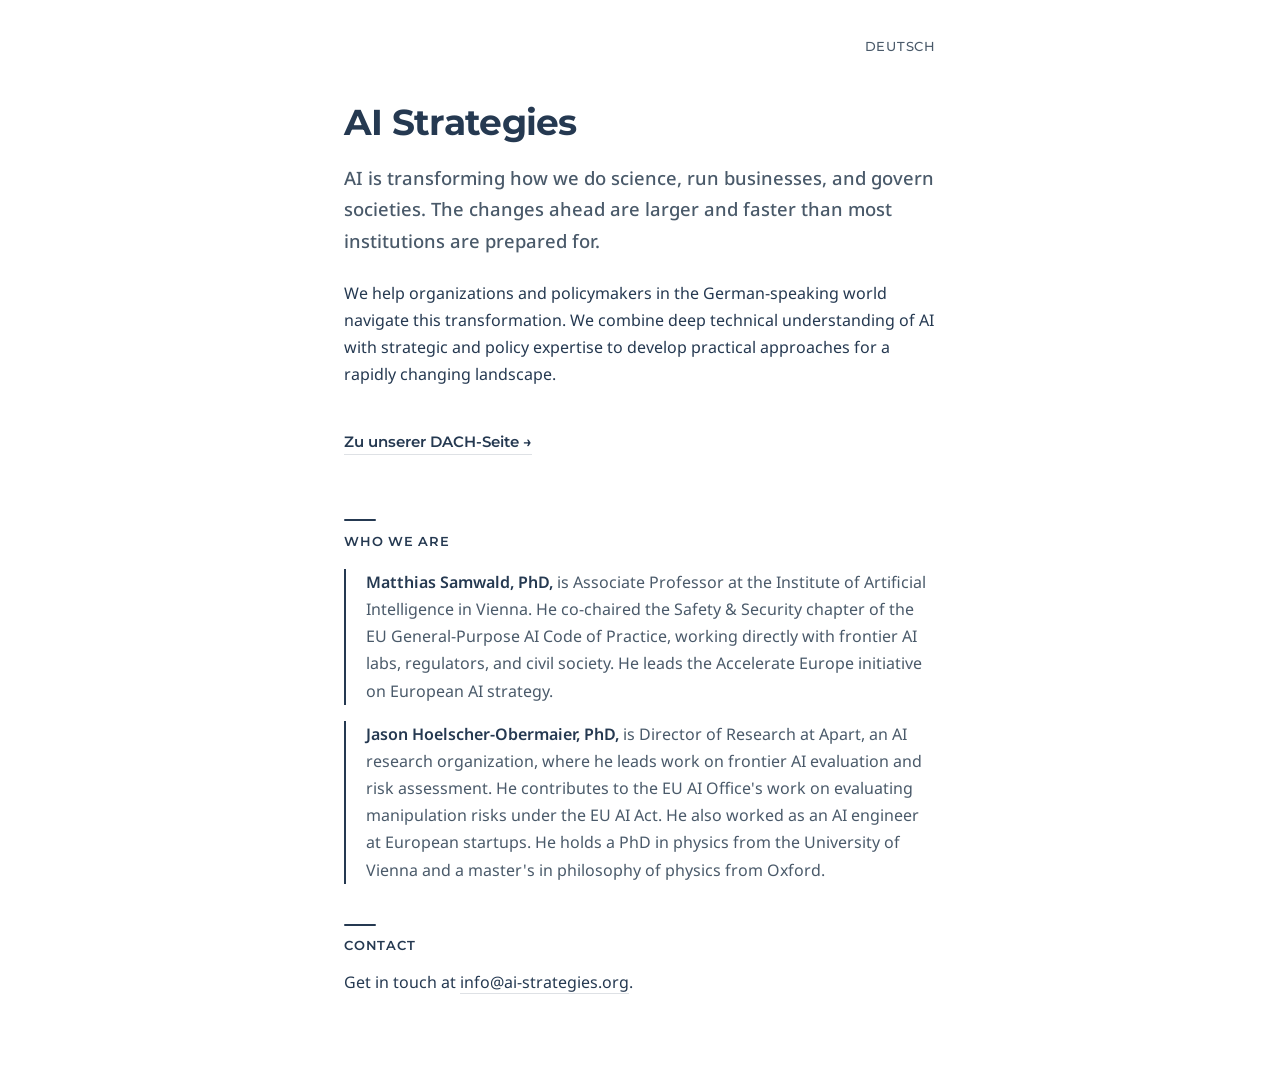
<file: index.html>
<!DOCTYPE html>
<html lang="en">
<head>
  <meta charset="UTF-8">
  <meta name="viewport" content="width=device-width, initial-scale=1.0">
  <title>AI Strategies</title>
  <meta name="description" content="We help organizations and policymakers in the German-speaking world navigate the AI transformation.">
  <link rel="icon" type="image/png" href="favicon/favicon-96x96.png" sizes="96x96">
  <link rel="icon" type="image/svg+xml" href="favicon/favicon.svg">
  <link rel="shortcut icon" href="favicon/favicon.ico">
  <link rel="apple-touch-icon" sizes="180x180" href="favicon/apple-touch-icon.png">
  <link rel="manifest" href="favicon/site.webmanifest">
  <link rel="canonical" href="https://ai-strategies.org/">

  <!-- Open Graph -->
  <meta property="og:title" content="AI Strategies">
  <meta property="og:description" content="We help organizations and policymakers in the German-speaking world navigate the AI transformation.">
  <meta property="og:type" content="website">
  <meta property="og:url" content="https://ai-strategies.org/">
  <meta property="og:locale" content="en_US">
  <meta property="og:site_name" content="AI Strategies">
  <!-- <meta property="og:image" content="https://ai-strategies.org/og-image.png"> -->
  <!-- <meta property="og:image:width" content="1200"> -->
  <!-- <meta property="og:image:height" content="630"> -->
  <!-- <meta property="og:image:alt" content="AI Strategies"> -->

  <!-- Twitter Card -->
  <meta name="twitter:card" content="summary">
  <meta name="twitter:title" content="AI Strategies">
  <meta name="twitter:description" content="We help organizations and policymakers in the German-speaking world navigate the AI transformation.">
  <!-- <meta name="twitter:image" content="https://ai-strategies.org/og-image.png"> -->

  <link rel="preconnect" href="https://fonts.googleapis.com">
  <link rel="preconnect" href="https://fonts.gstatic.com" crossorigin>
  <link href="https://fonts.googleapis.com/css2?family=Montserrat:wght@500;700&family=Noto+Sans:wght@400;600&display=swap" rel="stylesheet">
  <link rel="stylesheet" href="styles.css">
</head>
<body>
  <main>
    <div class="lang-switch"><a href="dach.html">Deutsch</a></div>

    <h1>AI Strategies</h1>
    <p class="lead">AI is transforming how we do science, run businesses, and govern societies. The changes ahead are larger and faster than most institutions are prepared for.</p>
    <p>We help organizations and policymakers in the German-speaking world navigate this transformation. We combine deep technical understanding of AI with strategic and policy expertise to develop practical approaches for a rapidly changing landscape.</p>

    <a href="dach.html" class="cta">Zu unserer DACH-Seite &rarr;</a>

    <h2>Who we are</h2>
    <div class="bios">
      <div class="bio">
        <p><strong>Matthias Samwald, PhD,</strong> is Associate Professor at the Institute of Artificial Intelligence in Vienna. He co-chaired the Safety &amp; Security chapter of the EU General-Purpose AI Code of Practice, working directly with frontier AI labs, regulators, and civil society. He leads the Accelerate Europe initiative on European AI strategy.</p>
      </div>
      <div class="bio">
        <p><strong>Jason Hoelscher-Obermaier, PhD,</strong> is Director of Research at Apart, an AI research organization, where he leads work on frontier AI evaluation and risk assessment. He contributes to the EU AI Office's work on evaluating manipulation risks under the EU AI Act. He also worked as an AI engineer at European startups. He holds a PhD in physics from the University of Vienna and a master's in philosophy of physics from Oxford.</p>
      </div>
    </div>

    <h2>Contact</h2>
    <p>Get in touch at <a href="mailto:info@ai-strategies.org">info@ai-strategies.org</a>.</p>
  </main>
</body>
</html>
</file>
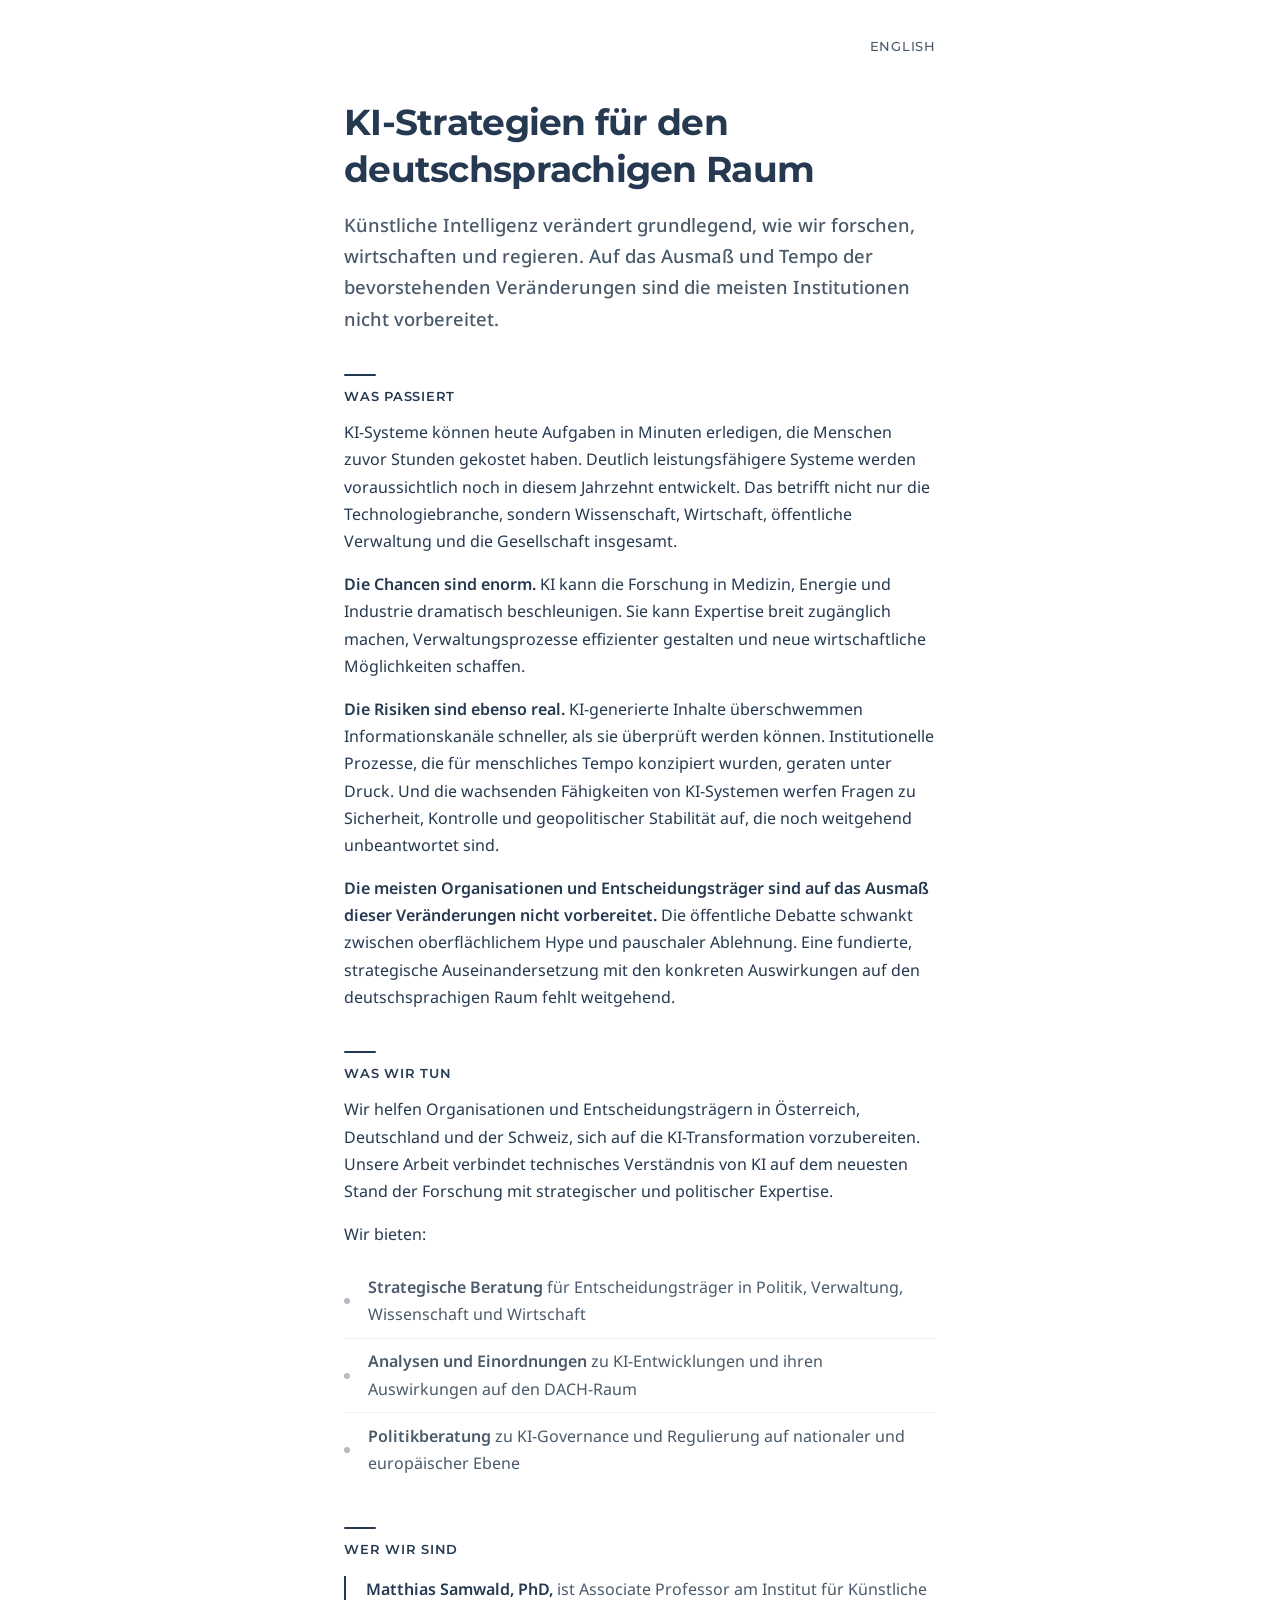
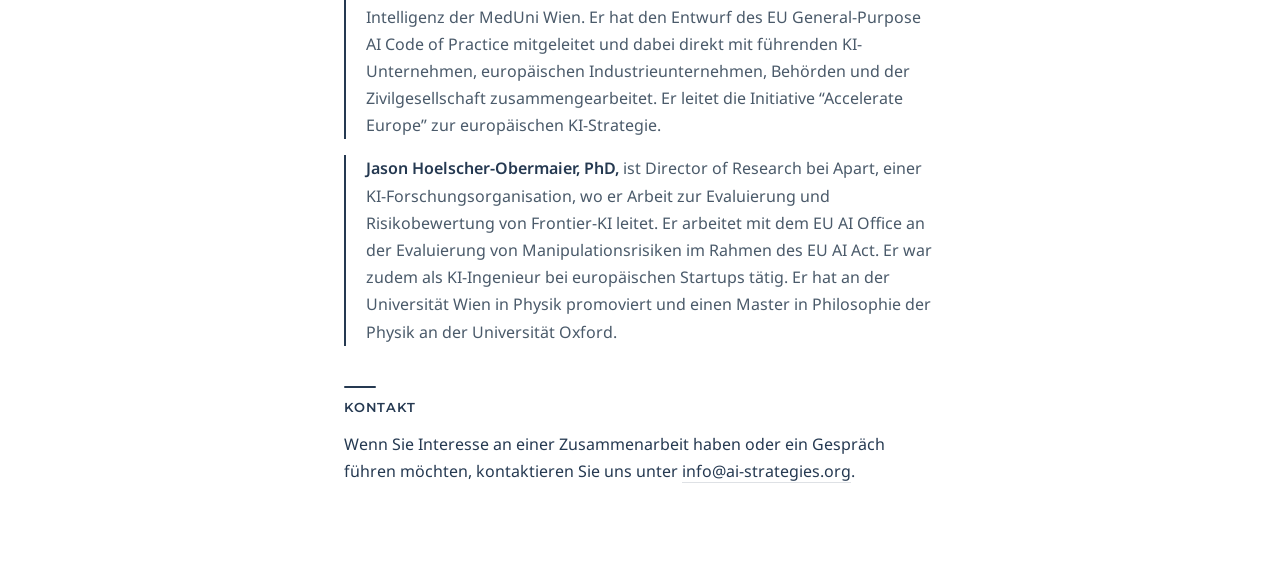
<file: dach.html>
<!DOCTYPE html>
<html lang="de">
<head>
  <meta charset="UTF-8">
  <meta name="viewport" content="width=device-width, initial-scale=1.0">
  <title>KI-Strategien &mdash; AI Strategies</title>
  <meta name="description" content="Wir helfen Organisationen und Entscheidungsträgern im deutschsprachigen Raum, die KI-Transformation strategisch zu gestalten.">
  <link rel="icon" type="image/png" href="favicon/favicon-96x96.png" sizes="96x96">
  <link rel="icon" type="image/svg+xml" href="favicon/favicon.svg">
  <link rel="shortcut icon" href="favicon/favicon.ico">
  <link rel="apple-touch-icon" sizes="180x180" href="favicon/apple-touch-icon.png">
  <link rel="manifest" href="favicon/site.webmanifest">
  <link rel="canonical" href="https://ai-strategies.org/dach.html">

  <!-- Open Graph -->
  <meta property="og:title" content="KI-Strategien — AI Strategies">
  <meta property="og:description" content="Wir helfen Organisationen und Entscheidungsträgern im deutschsprachigen Raum, die KI-Transformation strategisch zu gestalten.">
  <meta property="og:type" content="website">
  <meta property="og:url" content="https://ai-strategies.org/dach.html">
  <meta property="og:locale" content="de_DE">
  <meta property="og:locale:alternate" content="en_US">
  <meta property="og:site_name" content="AI Strategies">
  <!-- <meta property="og:image" content="https://ai-strategies.org/og-image.png"> -->
  <!-- <meta property="og:image:width" content="1200"> -->
  <!-- <meta property="og:image:height" content="630"> -->
  <!-- <meta property="og:image:alt" content="KI-Strategien — AI Strategies"> -->

  <!-- Twitter Card -->
  <meta name="twitter:card" content="summary">
  <meta name="twitter:title" content="KI-Strategien — AI Strategies">
  <meta name="twitter:description" content="Wir helfen Organisationen und Entscheidungsträgern im deutschsprachigen Raum, die KI-Transformation strategisch zu gestalten.">
  <!-- <meta name="twitter:image" content="https://ai-strategies.org/og-image.png"> -->

  <link rel="preconnect" href="https://fonts.googleapis.com">
  <link rel="preconnect" href="https://fonts.gstatic.com" crossorigin>
  <link href="https://fonts.googleapis.com/css2?family=Montserrat:wght@500;700&family=Noto+Sans:wght@400;600&display=swap" rel="stylesheet">
  <link rel="stylesheet" href="styles.css">
</head>
<body>
  <main>
    <div class="lang-switch"><a href="index.html">English</a></div>

    <h1>KI-Strategien f&uuml;r den deutschsprachigen Raum</h1>
    <p class="lead">K&uuml;nstliche Intelligenz ver&auml;ndert grundlegend, wie wir forschen, wirtschaften und regieren. Auf das Ausma&szlig; und Tempo der bevorstehenden Ver&auml;nderungen sind die meisten Institutionen nicht vorbereitet.</p>

    <h2>Was passiert</h2>
    <p>KI-Systeme k&ouml;nnen heute Aufgaben in Minuten erledigen, die Menschen zuvor Stunden gekostet haben. Deutlich leistungsf&auml;higere Systeme werden voraussichtlich noch in diesem Jahrzehnt entwickelt. Das betrifft nicht nur die Technologiebranche, sondern Wissenschaft, Wirtschaft, &ouml;ffentliche Verwaltung und die Gesellschaft insgesamt.</p>
    <p><strong>Die Chancen sind enorm.</strong> KI kann die Forschung in Medizin, Energie und Industrie dramatisch beschleunigen. Sie kann Expertise breit zug&auml;nglich machen, Verwaltungsprozesse effizienter gestalten und neue wirtschaftliche M&ouml;glichkeiten schaffen.</p>
    <p><strong>Die Risiken sind ebenso real.</strong> KI-generierte Inhalte &uuml;berschwemmen Informationskan&auml;le schneller, als sie &uuml;berpr&uuml;ft werden k&ouml;nnen. Institutionelle Prozesse, die f&uuml;r menschliches Tempo konzipiert wurden, geraten unter Druck. Und die wachsenden F&auml;higkeiten von KI-Systemen werfen Fragen zu Sicherheit, Kontrolle und geopolitischer Stabilit&auml;t auf, die noch weitgehend unbeantwortet sind.</p>
    <p><strong>Die meisten Organisationen und Entscheidungstr&auml;ger sind auf das Ausma&szlig; dieser Ver&auml;nderungen nicht vorbereitet.</strong> Die &ouml;ffentliche Debatte schwankt zwischen oberfl&auml;chlichem Hype und pauschaler Ablehnung. Eine fundierte, strategische Auseinandersetzung mit den konkreten Auswirkungen auf den deutschsprachigen Raum fehlt weitgehend.</p>

    <h2>Was wir tun</h2>
    <p>Wir helfen Organisationen und Entscheidungstr&auml;gern in &Ouml;sterreich, Deutschland und der Schweiz, sich auf die KI-Transformation vorzubereiten. Unsere Arbeit verbindet technisches Verst&auml;ndnis von KI auf dem neuesten Stand der Forschung mit strategischer und politischer Expertise.</p>
    <p>Wir bieten:</p>
    <ul class="services">
      <li><strong>Strategische Beratung</strong> f&uuml;r Entscheidungstr&auml;ger in Politik, Verwaltung, Wissenschaft und Wirtschaft</li>
      <li><strong>Analysen und Einordnungen</strong> zu KI-Entwicklungen und ihren Auswirkungen auf den DACH-Raum</li>
      <li><strong>Politikberatung</strong> zu KI-Governance und Regulierung auf nationaler und europ&auml;ischer Ebene</li>
    </ul>

    <h2>Wer wir sind</h2>
    <div class="bios">
      <div class="bio">
        <p><strong>Matthias Samwald, PhD,</strong> ist Associate Professor am Institut f&uuml;r K&uuml;nstliche Intelligenz der MedUni Wien. Er hat den Entwurf des EU General-Purpose AI Code of Practice mitgeleitet und dabei direkt mit f&uuml;hrenden KI-Unternehmen, europ&auml;ischen Industrieunternehmen, Beh&ouml;rden und der Zivilgesellschaft zusammengearbeitet. Er leitet die Initiative &ldquo;Accelerate Europe&rdquo; zur europ&auml;ischen KI-Strategie.</p>
      </div>
      <div class="bio">
        <p><strong>Jason Hoelscher-Obermaier, PhD,</strong> ist Director of Research bei Apart, einer KI-Forschungsorganisation, wo er Arbeit zur Evaluierung und Risikobewertung von Frontier-KI leitet. Er arbeitet mit dem EU AI Office an der Evaluierung von Manipulationsrisiken im Rahmen des EU AI Act. Er war zudem als KI-Ingenieur bei europ&auml;ischen Startups t&auml;tig. Er hat an der Universit&auml;t Wien in Physik promoviert und einen Master in Philosophie der Physik an der Universit&auml;t Oxford.</p>
      </div>
    </div>

    <h2>Kontakt</h2>
    <p>Wenn Sie Interesse an einer Zusammenarbeit haben oder ein Gespr&auml;ch f&uuml;hren m&ouml;chten, kontaktieren Sie uns unter <a href="mailto:info@ai-strategies.org">info@ai-strategies.org</a>.</p>
  </main>
</body>
</html>
</file>
<file: styles.css>
*,
*::before,
*::after {
  box-sizing: border-box;
  margin: 0;
  padding: 0;
}

:root {
  --text: #253951;
  --text-secondary: #4a5a6a;
  --bg: #fff;
  --bg-muted: #f5f5f5;
  --accent: #253951;
  --accent-hover: #1a2a3d;
  --accent-light: #E8F2FC;
  --border: rgba(37, 57, 81, 0.15);
  --max-width: 640px;
}

html {
  font-size: 16px;
  -webkit-text-size-adjust: 100%;
}

body {
  font-family: 'Noto Sans', -apple-system, BlinkMacSystemFont, 'Segoe UI', Roboto, Helvetica, Arial, sans-serif;
  color: var(--text);
  background: var(--bg);
  line-height: 1.7;
  min-height: 100vh;
}

main {
  width: 100%;
  max-width: var(--max-width);
  margin: 0 auto;
  padding: 2rem 1.5rem 4rem;
}

/* Language switch */
.lang-switch {
  text-align: right;
  margin-bottom: 2.5rem;
}

.lang-switch a {
  font-family: 'Montserrat', sans-serif;
  font-size: 0.8rem;
  font-weight: 500;
  color: var(--text-secondary);
  text-transform: uppercase;
  letter-spacing: 0.06em;
  border-bottom: 1px solid transparent;
  transition: color 0.2s ease, border-color 0.2s ease;
}

.lang-switch a:hover {
  color: var(--accent);
  border-bottom-color: var(--accent);
}

/* Typography */
h1 {
  font-family: 'Montserrat', sans-serif;
  font-size: 2.25rem;
  font-weight: 700;
  line-height: 1.3;
  margin-bottom: 1rem;
  letter-spacing: -0.02em;
}

h2 {
  font-family: 'Montserrat', sans-serif;
  font-weight: 600;
  margin-top: 2.5rem;
  margin-bottom: 0.75rem;
  color: var(--accent);
  text-transform: uppercase;
  font-size: 0.8rem;
  letter-spacing: 0.06em;
}

h2::before {
  content: "";
  display: block;
  width: 2rem;
  height: 2px;
  background: var(--accent);
  margin-bottom: 0.6rem;
  border-radius: 1px;
}

p {
  margin-bottom: 1rem;
  color: var(--text);
}

.lead {
  font-size: 1.15rem;
  font-weight: 500;
  color: var(--text-secondary);
  line-height: 1.7;
  margin-bottom: 1.5rem;
}

strong {
  font-weight: 600;
}

/* Links */
a {
  color: var(--accent);
  text-decoration: none;
  border-bottom: 1px solid var(--border);
  transition: border-color 0.2s ease;
}

a:hover {
  border-bottom-color: var(--accent);
}

/* CTA Link */
.cta {
  display: inline-block;
  margin: 1.5rem 0;
  font-family: 'Montserrat', sans-serif;
  font-size: 0.95rem;
  font-weight: 600;
  color: var(--accent);
  border-bottom: 1px solid var(--border);
  transition: border-color 0.2s ease;
}

.cta:hover {
  border-bottom-color: var(--accent);
}

/* Bio section */
.bios {
  margin-top: 1rem;
  display: flex;
  flex-direction: column;
  gap: 1rem;
}

.bio {
  border-left: 2px solid var(--accent);
  padding: 0 0 0 1.25rem;
}

.bio p {
  color: var(--text-secondary);
  margin-bottom: 0;
}

.bio strong {
  color: var(--text);
}

/* Services list */
.services {
  list-style: none;
  margin: 1rem 0 1.5rem;
}

.services li {
  padding: 0.6rem 0 0.6rem 1.5rem;
  position: relative;
  color: var(--text-secondary);
  border-bottom: 1px solid rgba(37, 57, 81, 0.08);
}

.services li:last-child {
  border-bottom: none;
}

.services li::before {
  content: "";
  position: absolute;
  left: 0;
  top: 50%;
  transform: translateY(-50%);
  width: 6px;
  height: 6px;
  border-radius: 50%;
  background: var(--accent);
  opacity: 0.35;
}

/* Responsive */
@media (max-width: 768px) {
  main {
    padding: 1.5rem 1.5rem 3rem;
  }

  h1 {
    font-size: 2rem;
  }
}

@media (max-width: 480px) {
  html {
    font-size: 15px;
  }

  main {
    padding: 1.25rem 1.25rem 2.5rem;
  }

  h1 {
    font-size: 1.75rem;
  }

  .bio {
    padding: 0 0 0 1rem;
  }
}

/* Print */
@media print {
  .lang-switch, .cta {
    display: none;
  }

  body {
    color: #000;
    background: #fff;
    line-height: 1.5;
  }

  main {
    max-width: 100%;
    padding: 0;
  }

  .bio {
    border-left: 2px solid #999;
    break-inside: avoid;
  }

  .bio p {
    color: #333;
  }

  a {
    color: #000;
    border-bottom: none;
  }

  a[href^="mailto"]::after {
    content: " (" attr(href) ")";
    font-size: 0.85em;
    color: #666;
  }
}
</file>
